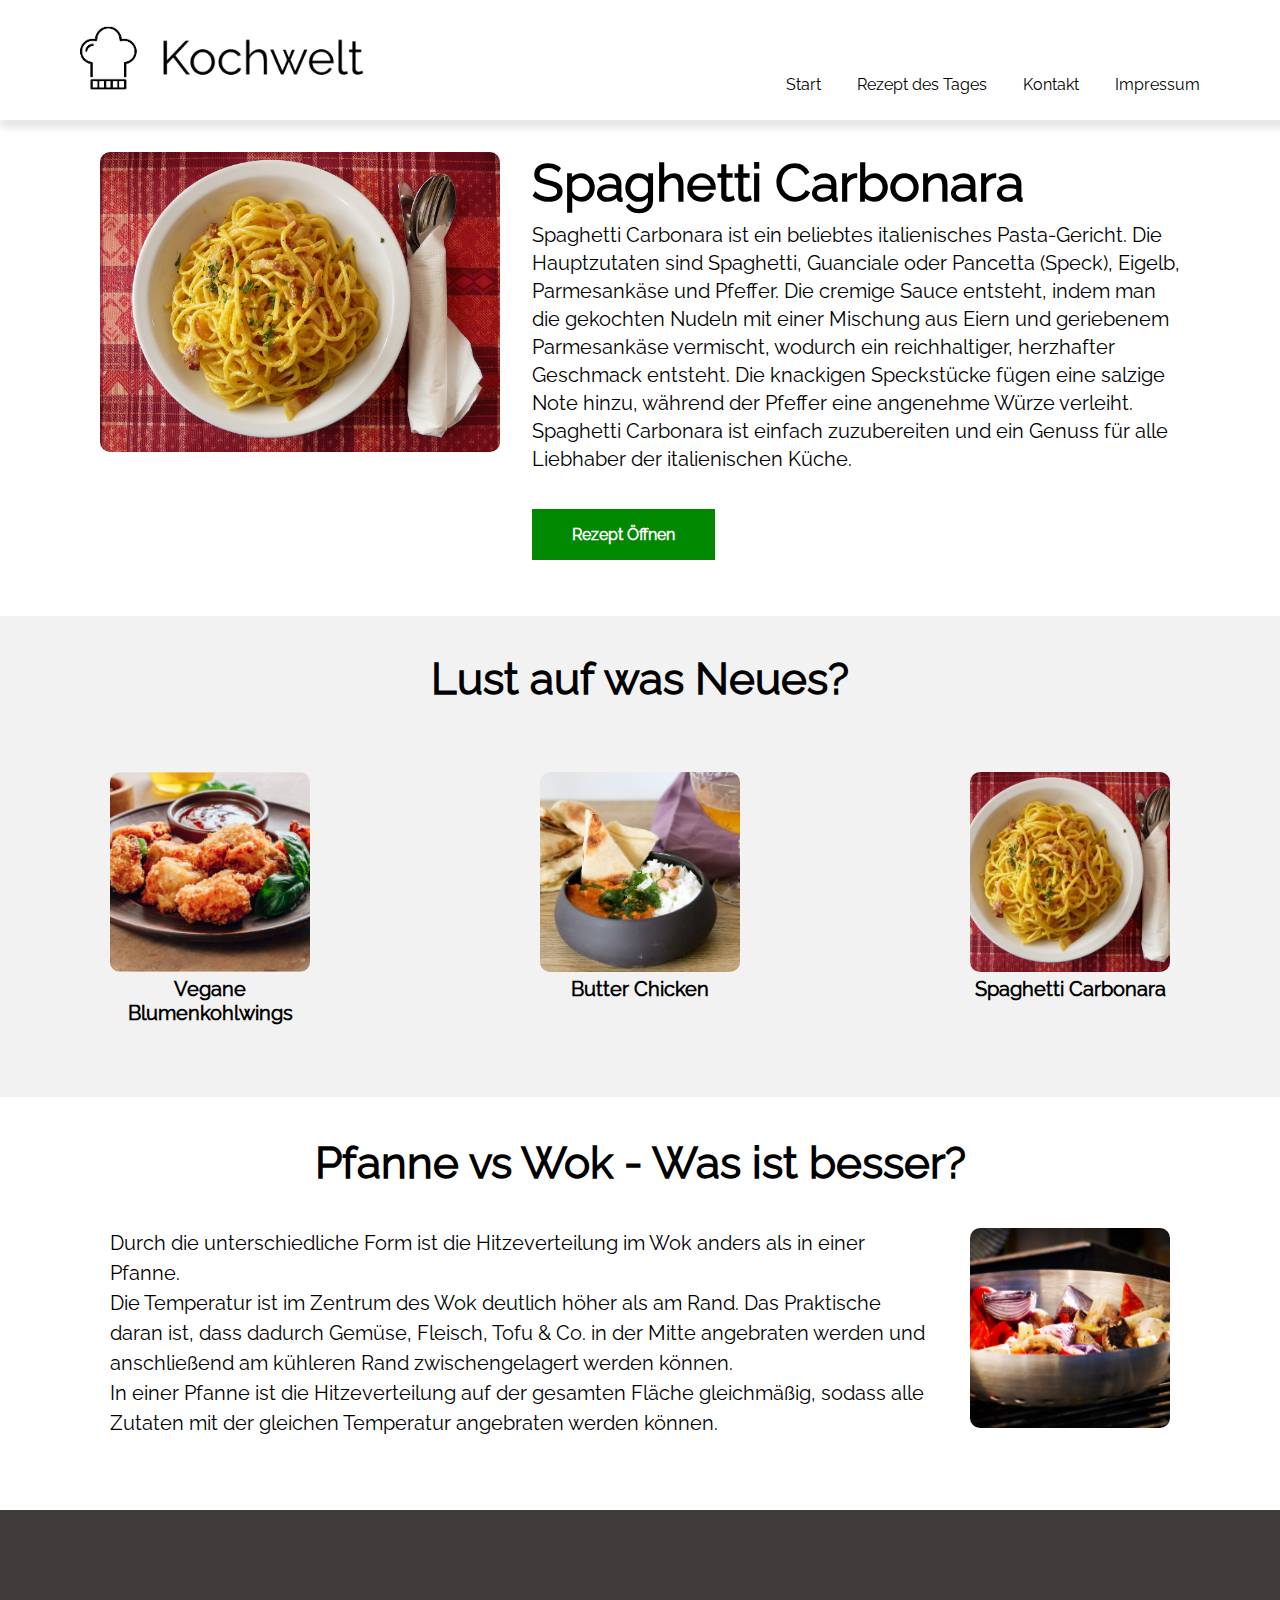
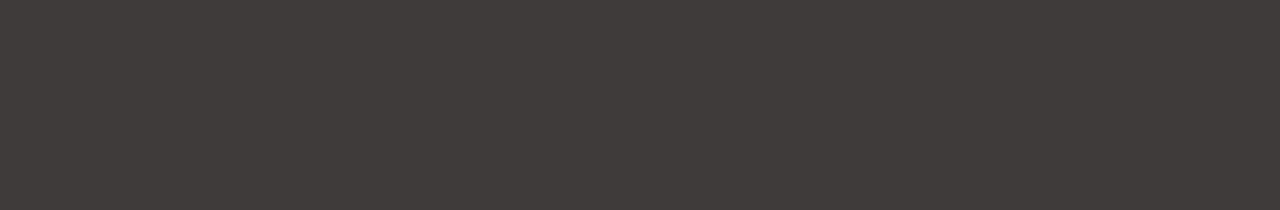
<file: Kochwelt/kochwelt_projekt/index.html>
<!DOCTYPE html>
<html lang="en">
  <head>
    <meta charset="UTF-8" />
    <meta name="viewport" content="width=device-width, initial-scale=1.0" />
    <link rel="stylesheet" href="rezept-vincenzo.html" />
    <link rel="stylesheet" href="body.css" />
    <link rel="stylesheet" href="header.css" />
    <link rel="stylesheet" href="kontakt.css" />
    <link rel="stylesheet" href="footer.html" />
    <link rel="stylesheet" href="footer.css" />
    <script src="body.js"></script>
    <script src="header.js"></script>
    <script src="script.js"></script>
    <title>Kochwelt</title>
  </head>

  <body onload="includeHTML()">
    <div w3-include-html="./header.html"></div>

    <!---------------------- Croissant Section ----------------------->
    <section class="croissant-section">
      <img src="./img/spaghetti.jpg" alt="spaghetti" />

      <div class="croissant-info">
        <h1>Spaghetti Carbonara</h1>

        <p>
          Spaghetti Carbonara ist ein beliebtes italienisches Pasta-Gericht. Die
          Hauptzutaten sind Spaghetti, Guanciale oder Pancetta (Speck), Eigelb,
          Parmesankäse und Pfeffer. Die cremige Sauce entsteht, indem man die
          gekochten Nudeln mit einer Mischung aus Eiern und geriebenem
          Parmesankäse vermischt, wodurch ein reichhaltiger, herzhafter
          Geschmack entsteht. Die knackigen Speckstücke fügen eine salzige Note
          hinzu, während der Pfeffer eine angenehme Würze verleiht. Spaghetti
          Carbonara ist einfach zuzubereiten und ein Genuss für alle Liebhaber
          der italienischen Küche.
        </p>

        <a href="spaghetti.html" class="green-button">Rezept Öffnen</a>
      </div>
    </section>
    <!----------------------End of Croissant Section ----------------------->
    <!---------------------- Lust auf was neues Section ----------------------->
    <section class="newRecipes">
      <h2>Lust auf was Neues?</h2>

      <div class="quickLinks-section">
        <a href="rezept-seckin.html" class="quickLinks">
          <img src="./img/vegan-wings.png" alt="vegan-wings" />
          <p>Vegane <br>Blumenkohlwings</p>
        </a>

        <a href="rezeptKevin.html" class="quickLinks">
          <img src="./img/butter_chicken.jpg" alt="salad" />
          <p>Butter Chicken</p>
        </a>

        <a href="rezept-vincenzo.html" class="quickLinks">
          <img src="./img/spaghetti.jpg" alt="spaghetti" />
          <p>Spaghetti Carbonara</p>
        </a>
      </div>
    </section>
    <!----------------------End of Lust auf was neues Section ----------------------->

    <!---------------------- What is Better Section----------------------------->
    <section class="what-Is-Better">
      <h2>Pfanne vs Wok - Was ist besser?</h2>

      <div class="what-is-better-info">
        <p>
          Durch die unterschiedliche Form ist die Hitzeverteilung im Wok anders
          als in einer Pfanne.<br />
          Die Temperatur ist im Zentrum des Wok deutlich höher als am Rand. Das
          Praktische daran ist, dass dadurch Gemüse, Fleisch, Tofu & Co. in der
          Mitte angebraten werden und anschließend am kühleren Rand
          zwischengelagert werden können. <br />
          In einer Pfanne ist die Hitzeverteilung auf der gesamten Fläche
          gleichmäßig, sodass alle Zutaten mit der gleichen Temperatur
          angebraten werden können.
        </p>

        <img src="./img/wok.jpg" alt="wok" />
      </div>
    </section>
    <!----------------------End of What is Better Section----------------------------->

    <div w3-include-html="./footer.html"></div>
  </body>
</html>
</file>
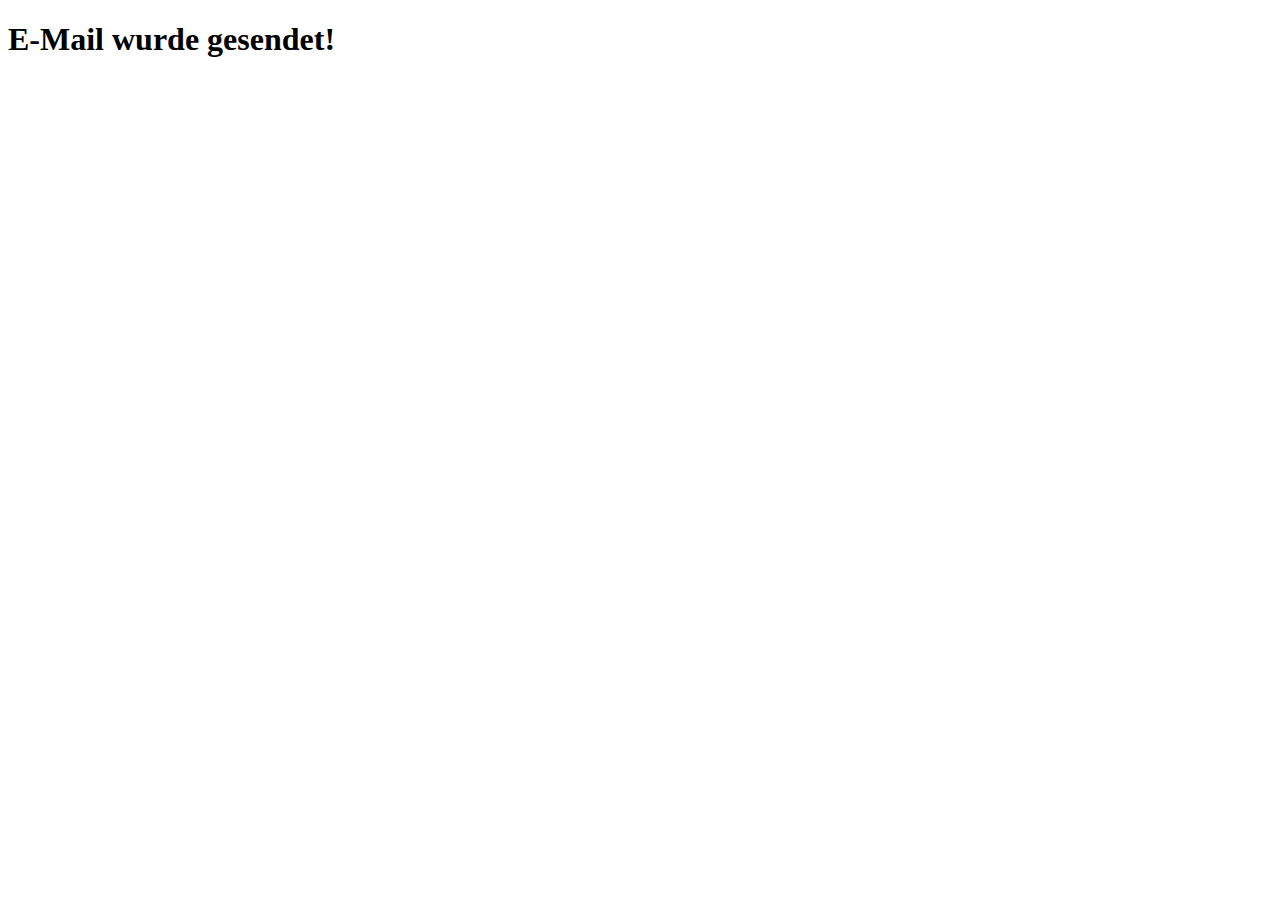
<file: send_mail/success.html>
<!DOCTYPE html>
<html lang="en">
<head>
    <meta charset="UTF-8">
    <meta name="viewport" content="width=device-width, initial-scale=1.0">
    <title>Document</title>
</head>
<body>

    <h1>E-Mail wurde gesendet!</h1>
    
</body>
</html>
</file>
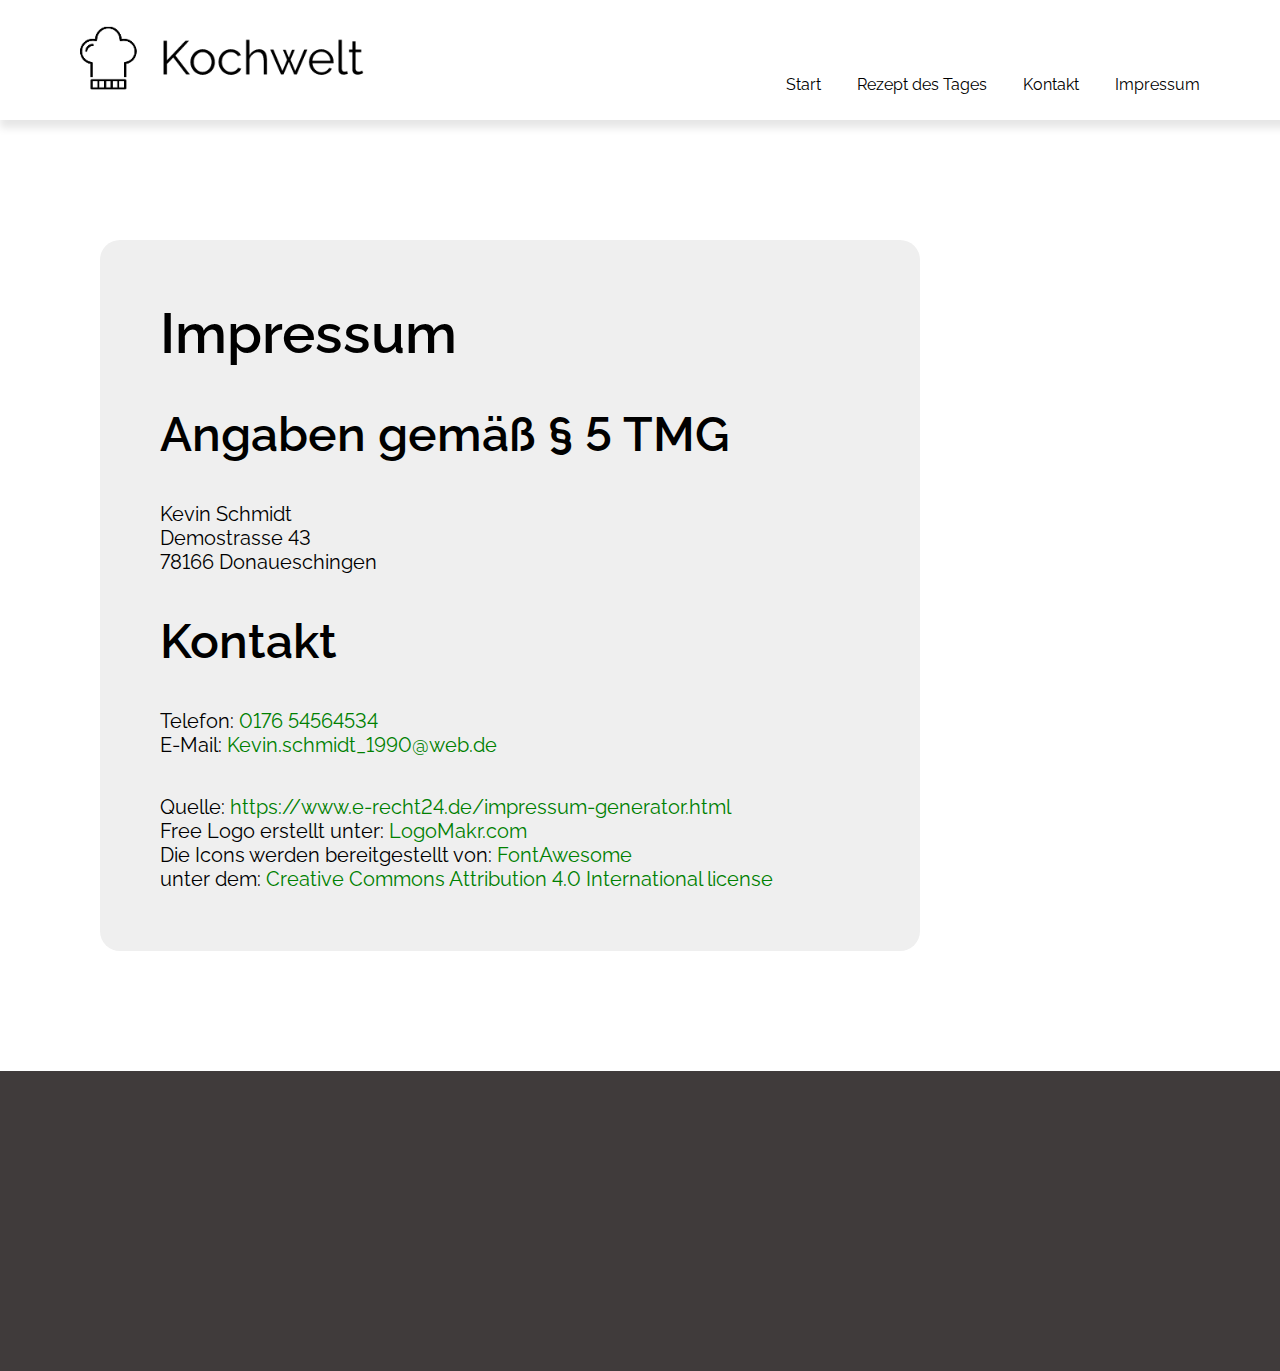
<file: Kochwelt/kochwelt_projekt/impressum.html>
<!DOCTYPE html>
<html lang="en">
  <head>
    <meta charset="UTF-8" />
    <meta name="viewport" content="width=device-width, initial-scale=1.0" />
    <title>Impressum</title>
    <link rel="stylesheet" href="impressum.css" />
    <link rel="stylesheet" href="header.html" />
    <link rel="stylesheet" href="header.css" />
    <link rel="stylesheet" href="footer.html" />
    <link rel="stylesheet" href="footer.css" />
    <script src="script.js"></script>
  </head>

  <body onload="includeHTML()">
    <div w3-include-html="./header.html"></div>

    <div class="main-container">
      <h1>Impressum</h1>

      <h2>Angaben gem&auml;&szlig; &sect; 5 TMG</h2>
      <span>
        Kevin Schmidt<br />
        Demostrasse 43<br />
        78166 Donaueschingen
      </span>

      <h2>Kontakt</h2>
      <span>
        Telefon: <a href="tel:0176 54564534">0176 54564534</a><br />
        E-Mail:
        <a href="mailto:Kevin.schmidt_1990@web.de"
          >Kevin.schmidt_1990@web.de</a
        > </span
      ><br /><br />

      <span>
        Quelle:
        <a href="https://www.e-recht24.de/impressum-generator.html"
          >https://www.e-recht24.de/impressum-generator.html</a
        >
      </span>
      <span>
        Free Logo erstellt unter:
        <a href="https://logomakr.com" target="_blank">LogoMakr.com</a><br />

        Die Icons werden bereitgestellt von:
        <a href="https://fontawesome.com/" rel="nofollow" target="_blank"
          >FontAwesome</a
        ><br />
        unter dem:
        <a href="https://fontawesome.com/license" target="_blank" rel="nofollow"
          >Creative Commons Attribution 4.0 International license</a
        >
      </span>
    </div>

    <footer>
      <div w3-include-html="./footer.html"></div>
    </footer>
  </body>
</html>
</file>
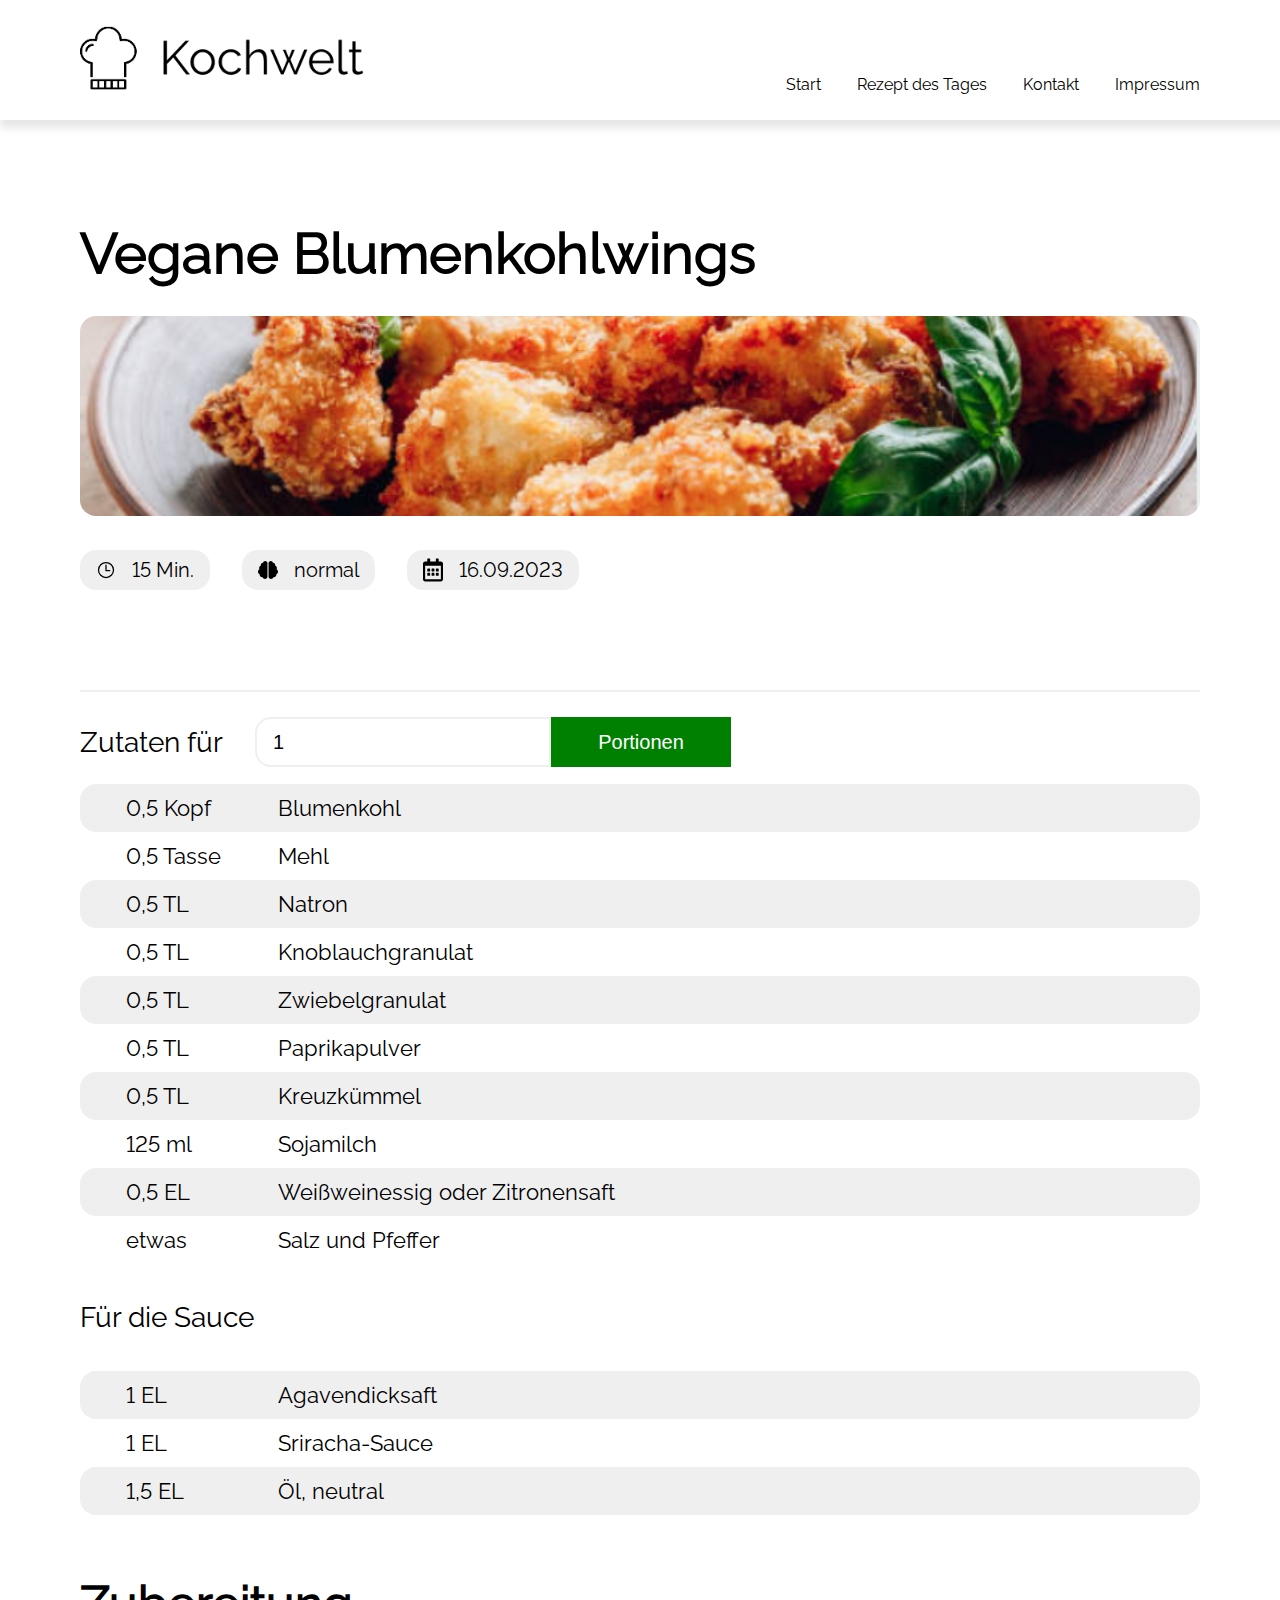
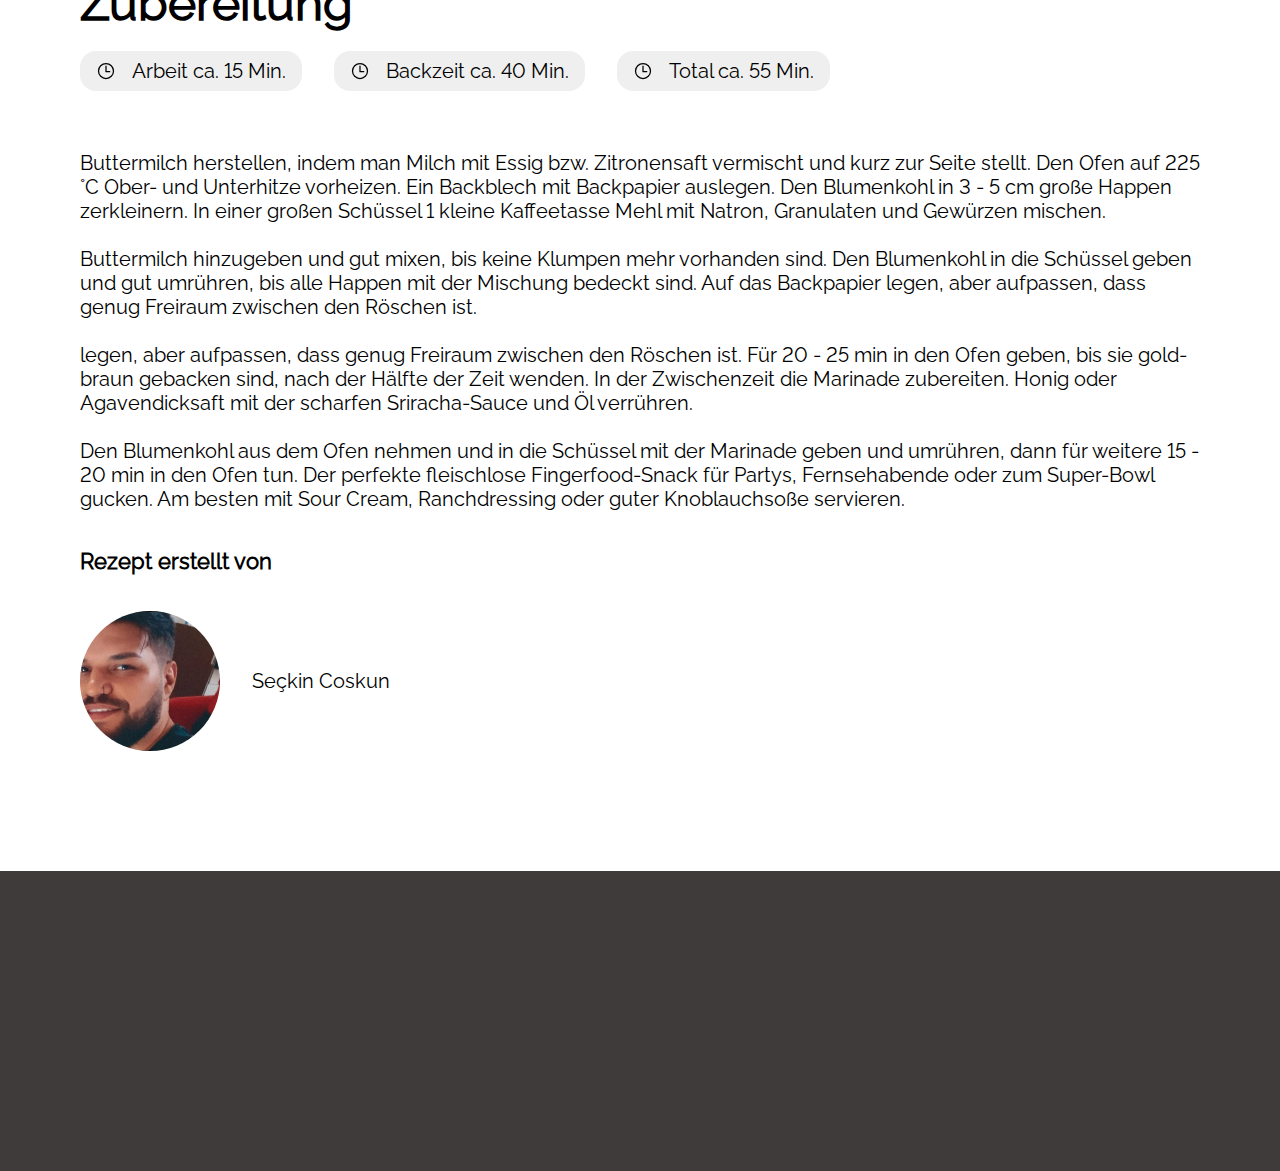
<file: Kochwelt/kochwelt_projekt/rezept-seckin.html>
<!DOCTYPE html>
<html lang="en">
  <head>
    <meta charset="UTF-8" />
    <meta name="viewport" content="width=device-width, initial-scale=1.0" />
    <title>Rezept Seçkin</title>

    <link rel="stylesheet" href="rezept-seckin.css" />
    <link rel="stylesheet" href="header.html" />
    <link rel="stylesheet" href="header.css" />
    <link rel="stylesheet" href="footer.html" />
    <link rel="stylesheet" href="footer.css" />
    <script src="rezept-seckin.js"></script>
    <script src="script.js"></script>
    <script src="header.js"></script>
  </head>

  <body onload="includeHTML()">
    <div w3-include-html="./header.html"></div>

    <div class="body-recipe-seckin">
      <section class="hero-container">
        <h1>Vegane Blumenkohlwings</h1>

        <img src="./img/vegan-wings.png" alt="" />
      </section>

      <section class="small-recipe-info">
        <div class="grey-bg">
          <img
            src="./img/clock.svg"
            class="recipe-icon"
            alt="Uhr Icon"
          /><span>15 Min.</span>
        </div>
        <div class="grey-bg">
          <img
            src="./img/brain.svg"
            class="recipe-icon"
            alt="Schwierigkeits Icon"
          /><span>normal</span>
        </div>
        <div class="grey-bg -margin-right">
          <img
            src="./img/calendar.svg"
            class="recipe-icon"
            alt="Kalender Icon"
          /><span>16.09.2023</span>
        </div>
      </section>

      <section class="recipe-calc">
        <h4>Zutaten für</h4>
        <div class="input-button">
          <input
            class="input"
            id="input"
            type="number"
            min="1"
            max="50"
            value="1"
          />
          <button class="green-button" onclick="calculateIngredients()">
            Portionen
          </button>
        </div>
      </section>

      <section class="recipe-table">
        <table>
          <tr class="grey-row">
            <td id="calculate1">0,5 Kopf</td>
            <td>Blumenkohl</td>
          </tr>
          <tr>
            <td id="calculate2">0,5 Tasse</td>
            <td>Mehl</td>
          </tr>
          <tr class="grey-row">
            <td id="calculate3">0,5 TL</td>
            <td>Natron</td>
          </tr>
          <tr>
            <td id="calculate4">0,5 TL</td>
            <td>Knoblauchgranulat</td>
          </tr>
          <tr class="grey-row">
            <td id="calculate5">0,5 TL</td>
            <td>Zwiebelgranulat</td>
          </tr>
          <tr>
            <td id="calculate6">0,5 TL</td>
            <td>Paprikapulver</td>
          </tr>
          <tr class="grey-row">
            <td id="calculate7">0,5 TL</td>
            <td>Kreuzkümmel</td>
          </tr>
          <tr>
            <td id="calculate8">125 ml</td>
            <td>Sojamilch</td>
          </tr>
          <tr class="grey-row">
            <td id="calculate9">0,5 EL</td>
            <td>Weißweinessig oder Zitronensaft</td>
          </tr>
          <tr>
            <td>etwas</td>
            <td>Salz und Pfeffer</td>
          </tr>
        </table>

        <h4>Für die Sauce</h4>

        <table>
          <tr class="grey-row">
            <td id="calculate10">1 EL</td>
            <td>Agavendicksaft</td>
          </tr>
          <tr>
            <td id="calculate11">1 EL</td>
            <td>Sriracha-Sauce</td>
          </tr>
          <tr class="grey-row">
            <td id="calculate12">1,5 EL</td>
            <td>Öl, neutral</td>
          </tr>
        </table>
      </section>

      <section class="prepare-section">
        <h2>Zubereitung</h2>
        <div class="small-recipe-info2">
          <div class="grey-bg">
            <img
              src="./img/clock.svg"
              class="recipe-icon"
              alt="Uhr Icon"
            /><span>Arbeit ca. 15 Min.</span>
          </div>
          <div class="grey-bg">
            <img
              src="./img/clock.svg"
              class="recipe-icon"
              alt="Uhr Icon"
            /><span>Backzeit ca. 40 Min.</span>
          </div>
          <div class="grey-bg -margin-right">
            <img
              src="./img/clock.svg"
              class="recipe-icon"
              alt="Uhr Icon"
            /><span>Total ca. 55 Min.</span>
          </div>
        </div>

        <span
          >Buttermilch herstellen, indem man Milch mit Essig bzw. Zitronensaft
          vermischt und kurz zur Seite stellt. Den Ofen auf 225 °C Ober- und
          Unterhitze vorheizen. Ein Backblech mit Backpapier auslegen. Den
          Blumenkohl in 3 - 5 cm große Happen zerkleinern. In einer großen
          Schüssel 1 kleine Kaffeetasse Mehl mit Natron, Granulaten und Gewürzen
          mischen.<br /><br />
          Buttermilch hinzugeben und gut mixen, bis keine Klumpen mehr vorhanden
          sind. Den Blumenkohl in die Schüssel geben und gut umrühren, bis alle
          Happen mit der Mischung bedeckt sind. Auf das Backpapier legen, aber
          aufpassen, dass genug Freiraum zwischen den Röschen ist.<br /><br />
          legen, aber aufpassen, dass genug Freiraum zwischen den Röschen ist.
          Für 20 - 25 min in den Ofen geben, bis sie gold-braun gebacken sind,
          nach der Hälfte der Zeit wenden. In der Zwischenzeit die Marinade
          zubereiten. Honig oder Agavendicksaft mit der scharfen Sriracha-Sauce
          und Öl verrühren.<br /><br />
          Den Blumenkohl aus dem Ofen nehmen und in die Schüssel mit der
          Marinade geben und umrühren, dann für weitere 15 - 20 min in den Ofen
          tun. Der perfekte fleischlose Fingerfood-Snack für Partys,
          Fernsehabende oder zum Super-Bowl gucken. Am besten mit Sour Cream,
          Ranchdressing oder guter Knoblauchsoße servieren.</span
        >
      </section>

      <section class="recipe-author">
        <h5>Rezept erstellt von</h5>
        <div class="personal">
          <img src="./img/seck.jpg" alt="Bild von " />
          <span>Seçkin Coskun</span>
        </div>
      </section>
    </div>
    <footer>
      <div w3-include-html="./footer.html"></div>
    </footer>
  </body>
</html>
</file>
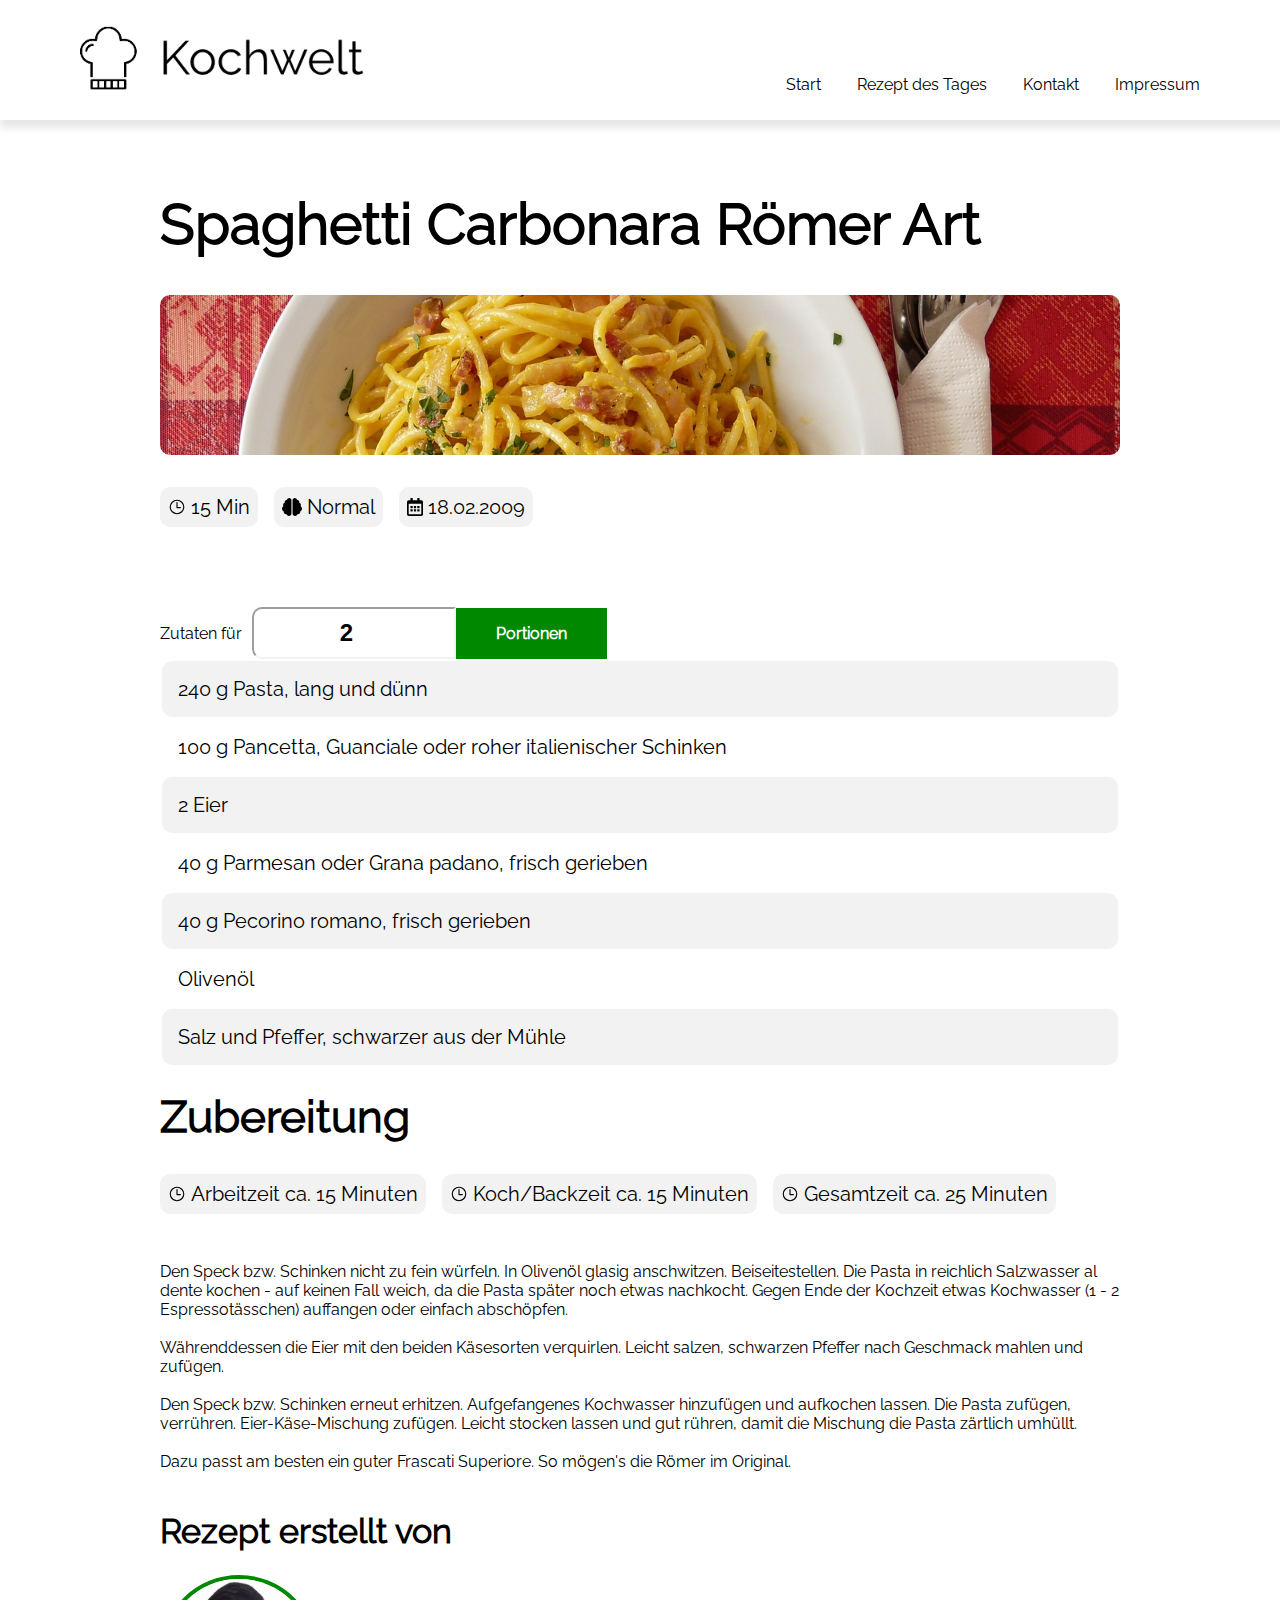
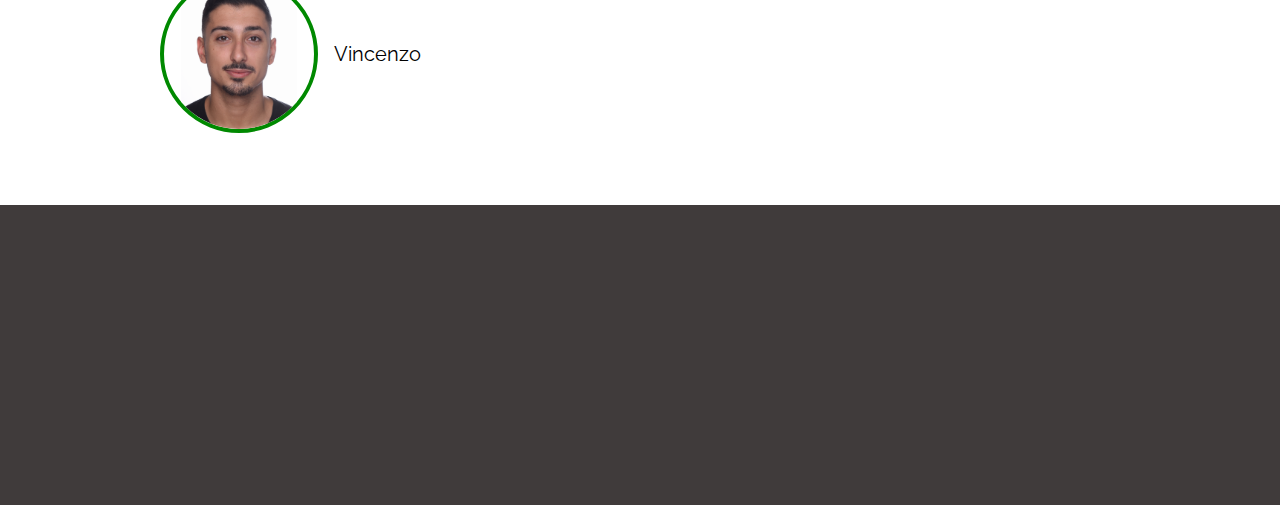
<file: Kochwelt/kochwelt_projekt/rezept-vincenzo.html>
<!DOCTYPE html>
<html lang="en">

<head>
    <meta charset="UTF-8">
    <meta name="viewport" content="width=device-width, initial-scale=1.0">
    <link rel="stylesheet" href="body.css">
    <link rel="stylesheet" href="header.html">
    <link rel="stylesheet" href="header.css">
    <link rel="stylesheet" href="footer.html">
    <link rel="stylesheet" href="footer.css">
    <script src="script.js"></script>
    <script src="header.js"></script>
    <title>Spaghetti Carbonara Rezept</title>
</head>

<body onload="includeHTML()">

    <div w3-include-html="./header.html"></div>

    
    <section class="recipePresentation">

        <h1>Spaghetti Carbonara Römer Art</h1>

        <img src="./img/spaghetti.jpg" alt="spaghetti" class="spaghettiImage">

        <div class="preparation-infos-container">
            <div class="preparation-info">
                <img class="info-image" src="./img/clock.svg" alt="">
                <p>15 Min</p>
            </div>
            <div class="preparation-info">
                <img class="info-image" src="./img/brain.svg" alt="">
                <p>Normal</p>
            </div>
            <div class="preparation-info">
                <img class="info-image" src="./img/calendar.svg" alt="">
                <p>18.02.2009</p>
            </div>
        </div>

    </section>

    <section class="ingredients-section">
        <div class="input-container">
            <p class="input-paragraph">Zutaten für</p>
            <input type="number" min="1" placeholder="2" id="myInput"><a id="#myInput" class="green-button"
                onclick="calcIngredients()">Portionen</a>
        </div>

        <table>
            <tbody>
                <tr>
                    <td id="1"> 240 g Pasta, lang und dünn</td>
                </tr>
                <tr>
                    <td id="2">100 g Pancetta, Guanciale oder roher italienischer Schinken</td>
                </tr>
                <tr>
                    <td id="3">2 Eier</td>
                </tr>
                <tr>
                    <td id="4"> 40 g Parmesan oder Grana padano, frisch gerieben</td>
                </tr>
                <tr>
                    <td id="5">40 g Pecorino romano, frisch gerieben</td>
                </tr>
                <tr>
                    <td>Olivenöl</td>
                </tr>
                <tr>
                    <td>Salz und Pfeffer, schwarzer aus der Mühle</td>
                </tr>
            </tbody>
        </table>
    </section>

    <section class="proceedings">

        <h2>Zubereitung</h2>
        <div class="preparation-infos-container">
            <div class="preparation-info">
                <img src="./img/clock.svg" alt="clock" class="info-image">
                <p>Arbeitzeit ca. 15 Minuten</p>

            </div>
            <div class="preparation-info">
                <img src="./img/clock.svg" alt="clock" class="info-image">
                <p>Koch/Backzeit ca. 15 Minuten</p>
            </div>
            <div class="preparation-info">
                <img src="./img/clock.svg" alt="clock" class="info-image">
                <p>Gesamtzeit ca. 25 Minuten</p>
            </div>

        </div>

        <p class="proceedingsParagraph">
            Den Speck bzw. Schinken nicht zu fein würfeln. In Olivenöl glasig anschwitzen. Beiseitestellen. Die Pasta in
            reichlich Salzwasser al dente kochen - auf keinen Fall weich, da die Pasta später noch etwas nachkocht.
            Gegen Ende der Kochzeit etwas Kochwasser (1 - 2 Espressotässchen) auffangen oder einfach abschöpfen.<br>
            <br>

            Währenddessen die Eier mit den beiden Käsesorten verquirlen. Leicht salzen, schwarzen Pfeffer nach Geschmack
            mahlen und zufügen.<br>
            <br>

            Den Speck bzw. Schinken erneut erhitzen. Aufgefangenes Kochwasser hinzufügen und aufkochen lassen. Die Pasta
            zufügen, verrühren. Eier-Käse-Mischung zufügen. Leicht stocken lassen und gut rühren, damit die Mischung die
            Pasta zärtlich umhüllt.<br>
            <br>

            Dazu passt am besten ein guter Frascati Superiore. So mögen's die Römer im Original.
        </p>

        <h3>Rezept erstellt von</h3>

        <div class="personal-pic">
            <img src="./img/vincenzo.jpg" alt="vincenzo">
            <p>Vincenzo</p>
        </div>


    </section>

    <footer>
        <div w3-include-html="./footer.html"></div>
    </footer>


    <script>

        function calcIngredients() {

            let number = +document.getElementById('myInput').value;
            document.getElementById('1').innerHTML = `${120 * number} g Pasta, lang und dünn`
            document.getElementById('2').innerHTML = `${50 * number} g Pancetta, Guanciale oder roher italienischer Schinken`
            document.getElementById('3').innerHTML = `${1 * number} Ei/Eier `
            document.getElementById('4').innerHTML = `${20 * number} g Parmesan oder Grana padano, frisch gerieben`
            document.getElementById('5').innerHTML = `${20 * number} g Pecorino romano, frisch gerieben`
        };

    </script>
</body>

</html>
</file>
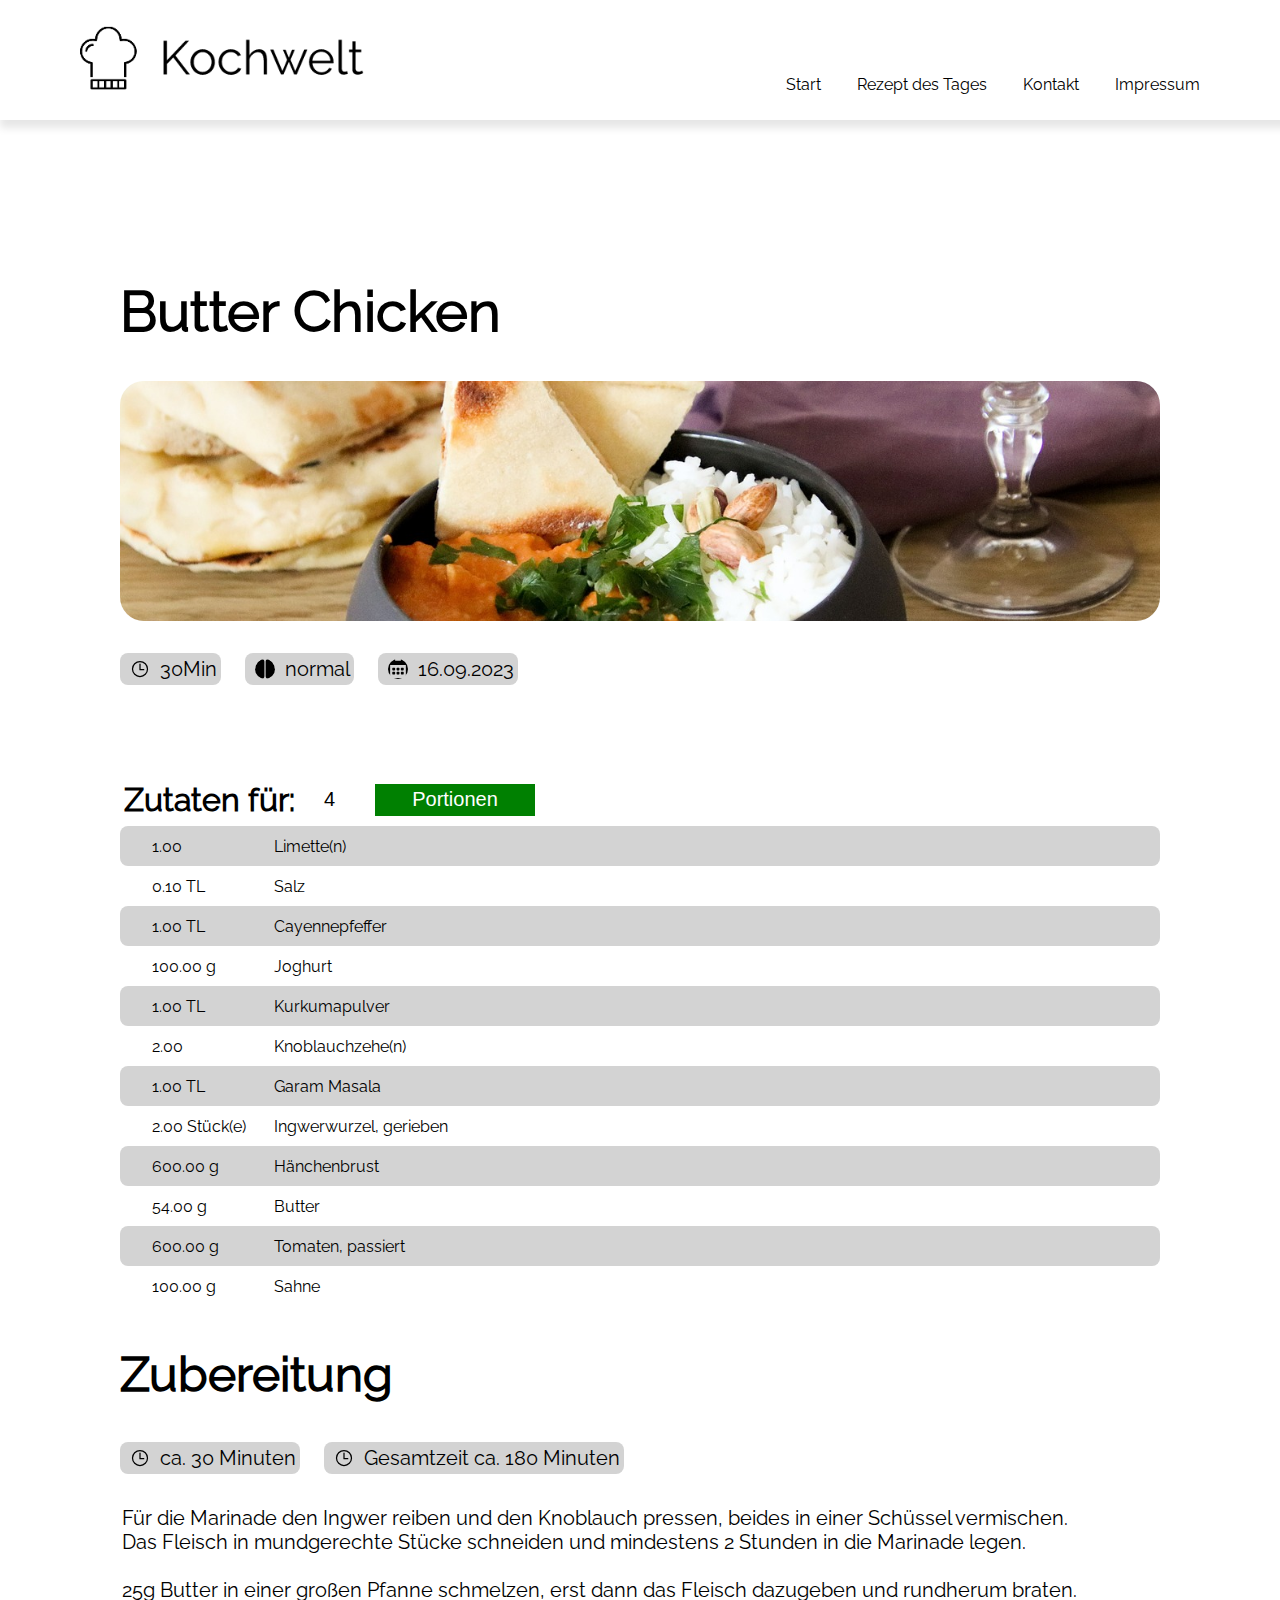
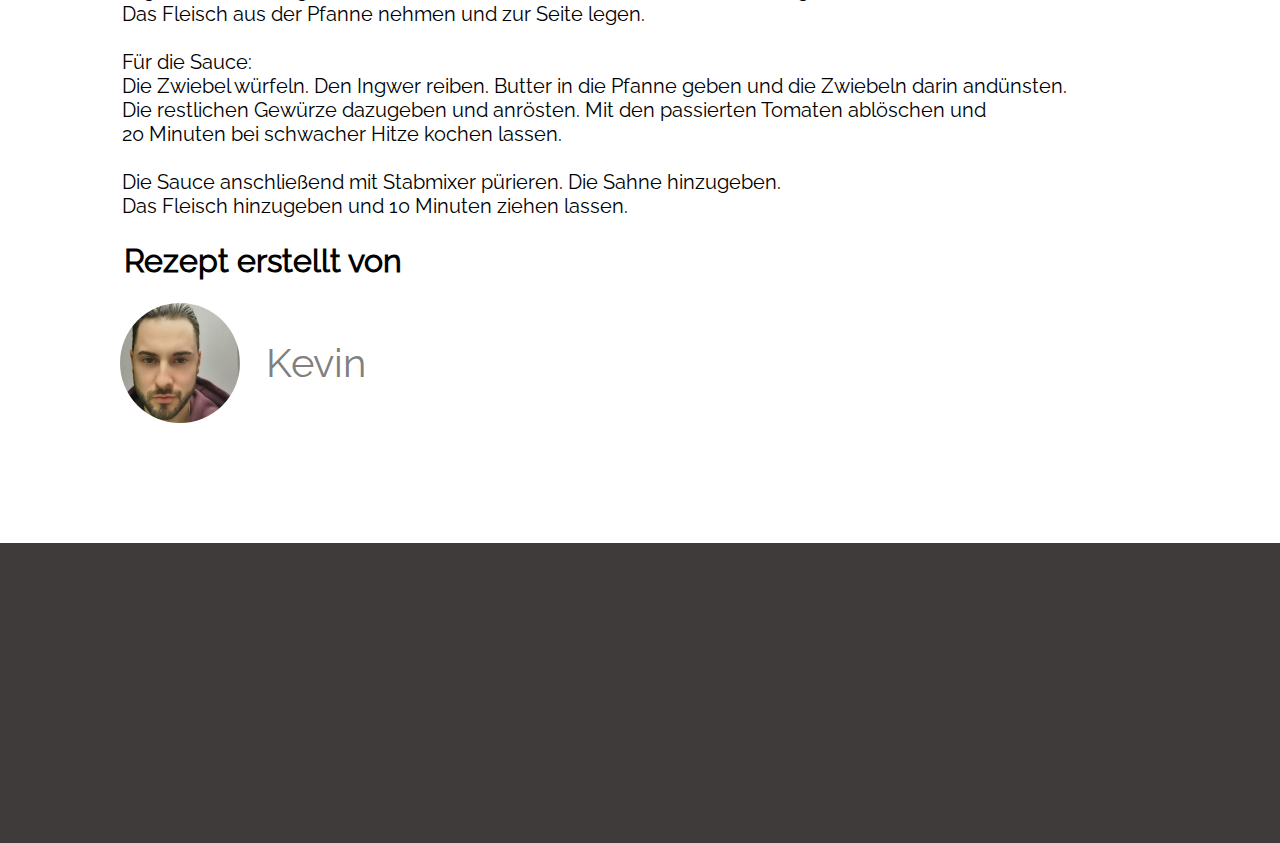
<file: Kochwelt/kochwelt_projekt/rezeptKevin.html>
<!DOCTYPE html>
<html lang="en">
  <head>
    <meta charset="UTF-8" />
    <meta name="viewport" content="width=device-width, initial-scale=1.0" />
    <title>Kochwelt/Rezept</title>
    <link rel="stylesheet" href="rezeptKevin.css" />
    <link rel="stylesheet" href="header.html" />
    <link rel="stylesheet" href="header.css" />
    <link rel="stylesheet" href="footer.html" />
    <link rel="stylesheet" href="footer.css" />
    <script src="rezeptKevin.js"></script>
    <script src="header.js"></script>
    <script src="script.js"></script>

  </head>

  <body onload="render(), includeHTML()">
    <div w3-include-html="./header.html"></div>

    <div class="contentContainer">
      <h1 id="headline"></h1>

      <img src="./img/butter_chicken.jpg" alt="Butter Chicken" id="mainImage" />

      <div class="containerForTimeInformations">
        <div class="containerSmallImg">
          <img src="./img/clock.svg" alt="Clock" />
          <p id="time">15Min.</p>
        </div>
        <div class="containerSmallImg">
          <img src="./img/brain.svg" alt="brain" />
          <p id="difficulty">simpel</p>
        </div>
        <div class="containerSmallImg">
          <img src="./img/calendar.svg" alt="calender" />
          <p id="date">28.09.2020</p>
        </div>
      </div>

      <!-- Container for Calculator -->
      <div class="quantityCalculator">
        <h3>Zutaten für:</h3>
        <input type="number" value="4" min="1" max="10" id="inputPortions" />
        <button id="buttonPortions" onclick="render()"><p>Portionen</p></button>
      </div>

      <!-- Container for Incredients -->
      <!-- <div id="ingredientsContainer"> -->
      <table id="ingredientsContainer"></table>

      <!-- </div> -->

      <!-- Preparation -->
      <div>
        <h2>Zubereitung</h2>
        <div class="containerForTimeInformations">
          <div class="containerSmallImg">
            <img src="./img/clock.svg" alt="clock" />
            <p id="preparationTime">ca 15 Minuten</p>
          </div>
          <div class="containerSmallImg">
            <img src="./img/clock.svg" alt="clock" />
            <p id="totalTime">Gesamtzeit ca 15 Minuten</p>
          </div>
        </div>

        <!-- Preparation Text -->
        <div id="preparationText"></div>
      </div>

      <!-- Profile Container -->
      <div>
        <h3>Rezept erstellt von</h3>
        <div class="profile">
          <img src="./img/kevin.jpg" alt="Profil picture" id="profilePicture" />
          <p id="autor"></p>
        </div>
      </div>
    </div>

    <footer>
      <div w3-include-html="./footer.html"></div>
    </footer>
  </body>
</html>
</file>
<file: Kochwelt/kochwelt_projekt/body.css>
html{
    scroll-behavior: smooth;
}

body {
    margin: 0;
    font-family: "Raleway", sans-serif;
}

@font-face {
    font-family: "Raleway";
    src: url('fonts/raleway_bold.ttf');
    src: url('fonts/ralway_regular.ttf');
}


/* Croissant Section */
.croissant-section {
    display: flex;
    gap: 32px;
    padding: 32px 100px;
    margin-bottom:40px;

}

.croissant-info h1 {
    font-size: 52px;
    margin-block-start: 0;
    margin-block-end: 0;

}

.croissant-info p {
    font-size: 20px;
    line-height: 1.4;
    margin: 8px 0 52px 0;
    
}

.green-button {
    background: #008900;
    color: #fff;
    padding: 16px 40px;
    font-size: 16px;
    font-weight: bold;
    text-decoration: none;
}

.green-button:hover {
    background: #01d201;
}

.croissant-section img {
    height: 300px;
    object-fit: cover;
    border-radius: 10px;

}
/*End of Croissant Section */

/* Mediaquery for Smartphone - Croissant Section */

@media (max-width: 768px) {

    .croissant-section {
        display: flex;
        flex-direction: column;
        padding: 16px 20px;
    }

    .croissant-section img {
        object-fit: cover;
        aspect-ratio: 2/1;
        flex: 1;
        border-radius: 10px;
    }

    .croissant-info {
        display: flex;
        flex-direction: column;
        align-items: center;
    }

    .croissant-info h1 {
        font-size: 24px;
        text-align: center;
    }

    .croissant-info p {
        font-size: 16px;
        margin-bottom: 48px;
    }

}

/* end of  mediaquery for Smartphone - Croissant Section */

/* Mediaquery for Tablet - Croissant Section */

@media (min-width:769px) and (max-width:1210px) {

    .croissant-section img {
        aspect-ratio: 1/1;
    }

    .croissant-section {
        padding: 16px 40px;
    }

    .croissant-info p{
        line-height: 1.3;
        font-size: 20px;
        margin-bottom: 34px;
    }

}

/* End of Mediaquery for Tablet - Croissant Section */

/* Lust auf was Neues Section */
.newRecipes {
    display: flex;
    flex-direction: column;
    background: #f2f2f2;
}

.newRecipes h2 {
    font-size: 44px;
    text-align: center;
}

.quickLinks-section {
    display: flex;
    justify-content: space-between;
    gap: 32px;
    padding: 32px 110px 72px 110px;
}

.quickLinks {
    display: flex;
    flex-direction: column;
    gap: 5px;
}

.quickLinks {
    text-decoration: none;
    color: #000
}

.quickLinks img {
    height: 200px;
    aspect-ratio: 1/1;
    object-fit: cover;
    border-radius: 10px;
}

.quickLinks p {
    text-align: center;
    font-size: 20px;
    font-weight: bold;
    margin-block-start: 0;
    margin-block-end: 0;
}

/* End of Lust auf was Neues Section */

/* Mediaquery of the Lust auf was Neues Section for Smartphone */

@media (max-width: 768px) {
    .quickLinks-section {
        display: flex;
        flex-direction: column;
        align-items: center;
        padding: 16px 20px 36px 20px;
    }

    .quickLinks {
        width: 100%;
        aspect-ratio: 1/1;
    }

    .quickLinks img {
        width: 100%;
        flex: 1;
        object-fit: cover;
    }
}

/* end of mediaquery of the Lust auf was Neues Section for Smartphone */

/* Mediaquery for Tablet - Lust auf was Neues Section */

@media (min-width: 768px) and (max-width:1210px) {
    .quickLinks-section {
        padding: 16px 40px 36px 40px;
    }
}

/* End of Mediaquery for Tablet - Lust auf was Neues Section */

/* What is Better Section */

.what-Is-Better {
    display: flex;
    flex-direction: column;

}

.what-Is-Better h2 {
    font-size:44px;
    text-align: center;
    padding: 40px 0;
    margin-block-start: 0;
    margin-block-end: 0;
}

.what-is-better-info {
    display: flex;
    justify-content: space-between;
    gap: 32px;
    padding: 0px 110px 72px 110px;
}

.what-is-better-info p {
    font-size: 20px;
    line-height:1.5;
    margin-block-start: 0;
    margin-block-end: 0;
}

.what-is-better-info img {
    height: 200px;
    object-fit: cover;
    aspect-ratio: 1/1;
    border-radius: 10px;

}

/*End of What is Better Section */

/* Mediaquery for Smartphone for the What is Better Section */
@media (max-width: 768px) {

    .what-Is-Better img {
        width: 100%;
        flex: 1
    }

    .what-Is-Better h2{
        font-size: 29px;
        padding: 40px 20px;
    }

    .what-is-better-info {
        display: flex;
        flex-direction: column-reverse;
        align-items: center;
        padding: 0px 20px 36px 20px;
    }

    .what-is-better-info p{
        font-size: 16px;
    }

}


/* end of the Mediaquery for the What is Better Section */

/* Mediaquery for Tablet for the What is Better Section */

@media (min-width: 768px) and (max-width:1210px) {

    .what-Is-Better h2{
        padding: 40px 40px;
    }
    .what-is-better-info {
        padding: 0px 40px 36px 40px;
    }

}

/* End of Mediaquery for Tablet for the What is Better Section */

/* Spaghetti Carbonara Recipe Section */

.recipePresentation {
    display: flex;
    flex-direction: column;
    margin: 32px 160px;
}

.recipePresentation h1 {
    font-size: 57px;
}

.spaghettiImage {
    object-position: 0 30%;
    object-fit: cover;
    aspect-ratio: 3/0.5;
    border-radius: 10px;
}

.preparation-infos-container {
    margin: 32px 0 48px 0;
    display: flex;
    flex-wrap:wrap;
    gap: 16px;
}

.preparation-info {
    display: flex;
    align-items: center;
    gap: 5px;
    background: #f2f2f2;
    border-radius: 10px;
    padding: 8px;
}


.info-image {
    height: 18px;
    object-fit: cover;
}

.preparation-info p {
    font-size: 20px;
    margin-block-start: 0;
    margin-block-end: 0;
}

/*End of Spaghetti Carbonara Recipe Section */

/* Mediaquery for Smarphone Spaghetti Carbonara Recipe Presentation */

@media (max-width: 768px) {
    .recipePresentation {
        margin: 32px 20px 0 20px;
    }

    .recipePresentation h1 {
        text-align: center;
        font-size: 35px;
    }

    .spaghettiImage {
        aspect-ratio: 3/1;
        object-position: 0 12%;
    }

    
    .preparation-infos-container {
        margin: 24px 0;
       
        
    }
    
    .preparation-info {
        padding: 4px;
    }
    
    .info-image {
        height: 16px;
    }
    .preparation-info p {
        font-size: 13px;
    }
}
/* End of Mediaquery for Smarphone Spaghetti Carbonara Recipe Presentation */

/* Mediaquery for Tablet Spaghetti Carbonara Recipe Presentation */
@media (min-width: 769px) and (max-width:1200px) {
    .recipePresentation {
        margin: 32px 40px;
    }
    .recipePresentation h1 {
        text-align: center;
    }
}

/* End of Mediaquery for Tablet Spaghetti Carbonara Recipe Presentation */


/*  Ingredients Section */

.ingredients-section {
    padding: 0 160px;
}

.servings-container {
    display: flex;
    align-items: center;
    padding-bottom: 10px;

}

.input-container{
    display: flex;
    align-items:center;
}

.input-container input {
    text-align:center;
    font-size: 24px;
    padding: 10px 0;
    outline: none;
    border-radius:10px 0 0 10px;
    border-color: #f2f2f2;
    width: 200px;
    margin-left: 10px;
    font-weight: bold;
}

.input-container input::placeholder{
    color:#000;
}



.servings-container p {
    font-size: 20px;
    padding-bottom:2px;
    margin-block-start: 0;
    margin-block-end: 0;

}


table {
    width: 100%;
}


tr:nth-child(odd) {
    background-color: #f2f2f2;

}


td {
    font-size: 20px;
    padding: 16px;
    border-radius: 10px;
}
/* End of Ingredients Section */

/* Mediaquery for Smartphone Spaghetti Carbonara Ingredients Section */

@media (max-width: 768px) {
    .ingredients-section {
        padding: 0 20px;
    }

    .servings-container{
        display: flex;
        flex-wrap: wrap;
        gap: 8px;
    }

    .servings-container p {
        font-size: 13px;
    }

    .servings-container input {
        width: 40px;
        font-size: 24px;
        padding: 10px;
        margin-left: 2px;
    }

    /* .green-button {
        padding: 6px 20px;
        font-size: 8px;
    } */

    td {
        font-size: 13px;
        padding: 8px;
       
    }

}
/*End of Mediaquery for Smartphone Spaghetti Carbonara Ingredients Section */

/* Mediaquery for Tablet Spaghetti Carbonara Ingredient Section */

@media (min-width: 768px) and (max-width:1200px) {
    .ingredients-section {
        padding: 0 40px;
    }
}

/* End of Mediaquery for Tablet Spaghetti Carbonara Ingredient Section */

/* Proceedings Section */

.proceedings {
    margin: 24px 160px 72px 160px;
    
}

.preparation-infos-container2{
    margin: 24px 0 48px 0;
    display: flex;
    flex-wrap:wrap;
    gap: 16px;
}

.proceedings h2 {
    font-size: 44px;
    margin-bottom: 8px;
    margin-block-start: 0;
    margin-block-end: 0;
}

.proceedingsParagraph {
    margin-top: 30px;
}

.personal-pic {
    display: flex;
    align-items: center;
    gap: 16px;
}

.personal-pic img {
    height: 150px;
    width: 150px;
    object-fit: contain;
    border-radius: 100px;
    border: 4px solid #008900;

}

.personal-pic p {
    font-size: 20px;
}

.proceedings h3 {
    font-size: 34px;
    padding:24px 0;
    margin-block-start:0;
    margin-block-end:0;
}

/* End of Proceedings Section */

 /* Mediaquery for Smartphone Spaghetti Carbonara Proceedings Section */ 

@media (max-width: 768px) {
    .proceedings {
        margin: 24px 20px 36px 20px;
    }
    .proceedings h2 {
        font-size: 29px;
    }
    .proceedings h3 {
        font-size: 24px;
    }
    .personal-pic img {
        height: 50px;
        width: 50px;
    }
    .personal-pic p {
        font-size: 13px;
    }
}
/*  End Mediaquery for Smartphone Spaghetti Carbonara Proceedings Section */ 


/* Mediaquery for Tablet Spaghetti Carbonara Proceedings Section */ 
@media (min-width: 768px) and (max-width:1200px) {
    .proceedings {
        margin: 24px 40px 36px 40px;
    }
}
/* End of Mediaquery for Smartphone Spaghetti Carbonara Proceedings Section */ 






/* End of Spaghetti Carbonara Recipe */

.br {
    border: 1px solid red;
}
</file>
<file: Kochwelt/kochwelt_projekt/header.css>
@font-face {
    font-family: "Raleway";
    src: url('fonts/raleway_bold.ttf');
    src: url('fonts/ralway_regular.ttf');
}


header{
    height: 120px;
    display: flex;
    justify-content: space-between;
    align-items: center;
    box-shadow: 4px 4px 8px 4px rgba(0, 0, 0, 0.1);
    font-family: "Raleway", sans-serif;
}

#headerImg {
    height: 96px;
    margin-left: 80px;
}

.headerButtonContainer{
    margin: 48px 64px 0px 0px;
}

.headerMenuButtonMobile{
    visibility: collapse;
    position: absolute;
    right: 0;
    height: 32px;
    margin-right: 24px;
}

.headerMenuButtonMobile:hover{
    border-style: solid;
    border-color: #008001;
    border-width: 2px;
    border-radius: 4px;
}

.headerMobileSideMenu{
    visibility: collapse;
    overflow: hidden;
    position: absolute;
    right: 0;
    display: flex;
    align-content: center;
    flex-direction: column;
    background-color: white;
}

.headerLinkClass{
    text-decoration: none;
    color: black;
    padding: 8px;
    margin: 16px 8px;
}

.headerLinkClass:hover{
    border-bottom-style: solid;
    border-color: #008001;
    border-width: 4px;
    color: #008001;
    cursor: pointer;
}

#sideMenuButtonStart{
    visibility: collapse;
}

#sideMenuButtonRezept{
    visibility: collapse;
}

#sideMenuButtonKontakt{
    visibility: collapse;
}

#sideMenuButtonImpressum{
    visibility: collapse;
}

/* Tablet version */
@media(max-width: 1040px){
    header{
        height: 96px;
    }

    #headerImg{
        height: 72px;
        margin-left: 32px;
    }

    .headerButtonContainer{
        margin: 48px 32px 0px 0px;
    }

    .headerLinkClass{
        padding: 4px;
        margin: 0px 4px;
    }

    #sideMenuButtonStart{
        visibility: collapse;
    }

    #sideMenuButtonRezept{
        visibility: collapse;
    }

    #sideMenuButtonKontakt{
        visibility: collapse;
    }

    #sideMenuButtonImpressum{
        visibility: collapse;
    }
}

/* Mobile Version */
/* 480 */
@media(max-width: 720px){

    header{
        height: 80px;
        font-size: 16px;
    }
    #headerImg{
        height: 56px;
        margin-left: 20px;
        
    }

    .headerMenuButtonMobile{
        visibility: visible;
    }

    .headerButtonContainer{
        visibility: collapse;
    }

    .headerLinkClass{
        text-decoration: none;
        color: black;
        padding: 8px;
        margin: 16px 0px;
    }

    .headerLinkClass:hover{
        color: black;
        border-style: solid;
        border-width: 1px;
        border-top-left-radius: 16px;
        border-bottom-left-radius: 16px;
        border-color: #008001;
    }

    #sideMenuButtonStart{
        visibility: visible;
        transform: translateY(-150%);
        transition: transform 300ms ease-in-out;
    }

    #sideMenuButtonRezept{
        visibility: visible;
        transform: translateY(-350%);
        transition: transform 500ms ease-in-out;
    }

    #sideMenuButtonKontakt{
        visibility: visible;
        transform: translateY(-550%);
        transition: transform 700ms ease-in-out;
    }

    #sideMenuButtonImpressum{
        visibility: visible;
        transform: translateY(-750%);
        transition: transform 900ms ease-in-out;
    }
}
</file>
<file: Kochwelt/kochwelt_projekt/kontakt.css>
@font-face {
    font-family: "Raleway";
    src: url('fonts/raleway_bold.ttf');
    src: url('fonts/ralway_regular.ttf');
}

body {
    margin: 0;
    font-family: "Raleway", sans-serif;
}

p {
    margin: 0;
}

/* Kontaktformular */

.main-container  {
    display: flex;
    background-image: url("./img/googlemaps1.png");
    background-size: cover; 
    justify-content: space-evenly;
}

.left-container {
    margin: 0;
    display: flex;
    flex-direction: column;
    align-items: start;
    text-align: left;
    background-color: white;
    margin: 65px 0px 65px 0px;
    border-radius: 26px;
    padding: 40px 50px 40px 50px;
    box-shadow: 3px 3px #E8E8E8;
}

.margin-bottom {
    margin-bottom: 28px;
}

.left-container h1 {
    font-size: 42px;
    color: #008001;
}

.left-container h1 {
    margin: 0px 0px 8px 0px;
}

.left-container h3 {
    margin: 0px 0px 80px;
    font-weight: 600;
    font-size: 18px;
}

.left-container img {
    width: 32px;
    height: auto;
    margin-right: 50px;
}

.contact-info {
    display: flex;
}

.tel,
.email,
.location {
    display: flex;
    white-space: nowrap;
    align-items: center;
    justify-content: start;
    font-size: 18px;
    font-weight: 600;
    padding: 8px;
    margin: 16px 8px;

}

.tel {
    font-feature-settings: "lnum";
}

.contact-info a {
    text-decoration: none;
    color: black;
}

.contact-info a:hover {
    text-decoration: none !important;
    border-bottom-style: none;
    border-color: none;
    border-width: none;
    color: #008001;
    font-weight: 700;
}

.right-container {
    color: white;
    height: 800px;
    margin: 0;
    display: flex;
    flex-direction: column;
    justify-content: center;
    align-items: center;
}

.form {
    display: flex;
    flex-direction: column;
    justify-content: center;
    align-items: center;
}

.form input,
.form textarea {
    background-color: rgb(0,128,1,0.1);
    width: 100%;
    border: 2px solid rgb(0,128,1);
    border-radius: 8px;
    height: 60px;
    margin-bottom: 40px;
    padding-left: 20px;
    padding-right: 20px;
    font-size: 18px;
    color: rgb(0,128,1);
}

.form textarea {
    padding-top: 20px;
    font-family: "Raleway", sans-serif;
    
}

.messagebox {
    height: 300px !important;
    text-align: start;
}

.form button {
    background-color: #008001;
    width: 100%;
    border: 3px solid white;
    border-radius: 8px;
    height: 80px;
    color: white;
    border-radius: 50px;
    font-size: 20px;
    font-weight: bold;
}

.form input::placeholder,
.form textarea::placeholder {
    color: rgb(0,128,1);
    font-size: 18px;
}

input,
textarea {
    outline: none;
}

@media(max-width: 1075px) {
    .main-container {
        flex-direction: column;
    }

    .left-container {
        margin-left: 40px;
        margin-right: 40px;
    }
}

@media(max-width: 600px) {
    .contact-info {
        flex-direction: column;
        text-align: center;
    }

    .contact-info a {
        flex-direction: column;
    }

    .left-container {
        flex-direction: column;
        justify-content: center;
        align-items: center;
    }

    .contact-info img {
        margin: 0px 0px 16px 0px;
    }
}

@media(max-width: 440px) {
    .contact-info {
        text-wrap: wrap;
    }

    .left-container {
        margin: 40px 20px 40px 20px;
    }
}
</file>
<file: Kochwelt/kochwelt_projekt/footer.css>
@font-face {
    font-family: "Raleway";
    src: url('fonts/raleway_bold.ttf');
    src: url('fonts/ralway_regular.ttf');
}


/* Footer */

.footer {
    background-color: #403B3B;
    height: 300px;
    margin: 0;
}
</file>
<file: Kochwelt/kochwelt_projekt/impressum.css>
@import url("https://fonts.googleapis.com/css2?family=Raleway:ital,wght@0,100;0,200;0,300;0,400;0,500;0,600;0,700;0,800;0,900;1,100;1,200;1,300;1,400;1,500;1,600;1,700;1,800;1,900&display=swap");


/* Main Settings */

body {
  margin: 0;
}

h1 {
  font-size: 56px;
  font-weight: 600;
  margin-top: 0;
  margin-bottom: 0;
}

h2 {
  font-size: 48px;
  font-weight: 600;
}

h3 {
  font-size: 32px;
}

h4 {
  font-size: 28px;
  font-weight: 300;
}

span {
  font-size: 20px;
}

.main-container {
  font-family: "Raleway", sans-serif;
  width: 700px;
  margin: 120px 100px;
  padding: 60px;
  border-radius: 20px;
  font-feature-settings: "lnum";
  background-color: #efefef;
  display: flex;
  flex-direction: column;
  justify-content: center;
}

.main-container a {
  color: #008001;
  text-decoration: none;
}

.main-container a:hover {
  font-weight: 600;
}

@media (max-width: 1025px) {
  h1 {
    font-size: 36px;
  }

  h2 {
    font-size: 24px;
  }

  h3 {
    font-size: 20px;
  }

  td {
    font-size: 20px;
  }

  span {
    font-size: 18px;
  }

  .main-container {
    margin: 80px 40px;
    width: 550px;
    padding: 20px;
  }
}

@media (max-width: 680px) {
  .main-container {
    width: 350px;
  }
}

@media (max-width: 600px) {
  h1 {
    font-size: 32px;
  }

  h2 {
    font-size: 24px;
  }

  h3 {
    font-size: 20px;
  }

  h4 {
    font-size: 24px;
  }

  td {
    font-size: 18px;
  }

  span {
    font-size: 16px;
  }
}

@media (max-width: 480px) {
  .main-container {
    margin: 80px 20px;
    width: 300px;
  }
}

@media (max-width: 380px) {
  .main-container {
    margin: 80px 5px;
  }
}
</file>
<file: Kochwelt/kochwelt_projekt/rezept-seckin.css>
@font-face {
  font-family: "Raleway";
  src: url('fonts/raleway_bold.ttf');
  src: url('fonts/ralway_regular.ttf');
}

/* Main Settings */

body {
  margin: 0;
}

.body-recipe-seckin {
  font-family: "Raleway", sans-serif;
  margin: 0px 80px 0px 80px;
  font-feature-settings: "lnum";
}

h1 {
  font-size: 56px;
  font-weight: 600;
  margin-top: 100px;
  margin-bottom: 30px;
}

h2 {
  font-size: 48px;
  font-weight: 600;
}

h3 {
  font-size: 32px;
}

h4 {
  font-size: 28px;
  font-weight: 300;
}

span {
  font-size: 20px;
}

/* AOT Section */

.hero-container img {
  width: 100%;
  height: 200px;
  object-fit: cover;
  border-radius: 16px;
  margin-bottom: 30px;
}

.grey-bg {
  display: flex;
  background-color: #efefef;
  margin-right: 32px;
  border-radius: 16px;
  padding: 8px 16px;
  font-feature-settings: "lnum";
}

.-margin-right {
  margin-right: 0px;
}

.small-recipe-info {
  display: flex;
  border-bottom: solid 2px #efefef;
  padding-bottom: 100px;
}

.small-recipe-info2 {
  display: flex;
  padding-bottom: 60px;
}

.small-recipe-info img {
  margin-right: 16px;
}

.small-recipe-info2 img {
  margin-right: 16px;
}

.recipe-icon {
  width: 20px;
  height: auto;
}

.recipe-calc {
  display: flex;
  align-items: center;
  flex-direction: row;
  margin-top: 20px;
  height: 60px;
}

.recipe-calc h4 {
  margin-right: 32px;
}

/* Input & Button Section */

.input-button {
  display: flex;
}

.green-button {
  background-color: #008001;
  height: 50px;
  width: 180px;
  color: white;
  outline: none;
  border-style: none;
  font-size: 20px;
}

.green-button:hover {
  background-color: #1aa51a;
  cursor: pointer;
}

.input {
  height: 30px;
  width: 260px;
  color: black;
  font-size: 20px;
  border: solid 2px #efefef;
  outline: none;
  border-bottom-left-radius: 16px;
  border-top-left-radius: 16px;
  padding: 8px 16px;
}

/* Table Section */

.recipe-table table {
  font-size: 22px;
  width: 100%;
  border-radius: 8px;
  border-collapse: collapse;
  margin-top: 12px;
}

.recipe-table td {
  height: 46px;
}

.recipe-table tr td:first-child {
  border-top-left-radius: 16px;
  border-bottom-left-radius: 16px;
  padding-left: 46px;
  width: 150px;
}

.recipe-table tr td:last-child {
  border-top-right-radius: 16px;
  border-bottom-right-radius: 16px;
}

.grey-row {
  background-color: #efefef;
}

/* Prepare Section */

.prepare-section h2 {
  margin-bottom: 20px;
  margin-top: 60px;
}

/* Author Section */

.recipe-author {
  margin-bottom: 120px;
}

.recipe-author h5 {
  font-size: 22px;
}

.personal {
  display: flex;
  align-items: center;
}

.recipe-author img {
  width: 140px;
  height: 140px;
  border-radius: 100px;
  margin-right: 32px;
}

@media (max-width: 1025px) {
  h1 {
    font-size: 36px;
  }

  h2 {
    font-size: 24px;
  }

  h3 {
    font-size: 20px;
  }

  td {
    font-size: 20px;
  }

  span {
    font-size: 18px;
  }

  .body-recipe-seckin {
    margin: 0px 40px;
  }
}

@media (max-width: 725px) {
  .small-recipe-info2 {
    flex-direction: column;
  }

  .grey-bg {
    margin-bottom: 16px;
    width: 220px;
  }

  .input {
    width: auto;
  }
}

@media (max-width: 600px) {
  h1 {
    font-size: 32px;
  }

  h2 {
    font-size: 24px;
  }

  h3 {
    font-size: 20px;
  }

  h4 {
    font-size: 24px;
  }

  td {
    font-size: 18px;
  }

  span {
    font-size: 16px;
  }

  .small-recipe-info {
    flex-direction: column;
  }
}

@media (max-width: 525px) {
  .recipe-calc {
    margin-bottom: 120px;
    flex-direction: column;
  }

  .recipe-calc h4 {
    margin-bottom: 20px;
    margin-right: 0;
  }
}

@media (max-width: 480px) {
  .body-recipe-seckin {
    margin: 0px 20px;
  }
}

@media (max-width: 400px) {
  .input-button {
    display: flex;
  }

  .recipe-table tr td:first-child {
    width: 60px;
  }
}
</file>
<file: Kochwelt/kochwelt_projekt/rezeptKevin.css>
@font-face {
    font-family: "Raleway";
    src: url('fonts/raleway_bold.ttf');
    src: url('fonts/ralway_regular.ttf');
}


body{
    font-family: 'Raleway', sans-serif;
    margin: 0;
}

h1{
    font-size: 56px;
}

h2{
    font-size: 48px;
}

h3{
    margin: 0px 4px;
    font-size: 32px;
}

p{
    font-size: 20px;
    margin: 2px;
}

.contentContainer{
    display: flex;
    align-items: flex-start;
    justify-content: center;
    flex-direction: column;
    padding: 120px;
}

.contentContainer img{
    height: 240px;
    width: 100%;
    border-radius: 24px;
    object-fit: cover;
}

.contentContainer input{
    border-style: none;
}

.containerForTimeInformations{
    width: 100%;
    display: flex;
    justify-content: flex-start;
    align-items: center;
    margin-top: 32px;
    margin-bottom: 32px;
}


.containerSmallImg{
    display: flex;
    align-items: center;
    background-color: lightgray;
    margin-right: 24px;
    padding: 2px;
    border-radius: 8px;
}

.containerSmallImg img{
    height: 20px;
    width: 20px;
    margin: 0px 8px;
    object-fit: cover;
}

.quantityCalculator{
    width: 100%;
    display: flex;
    align-items: center;
    margin: 64px 0px 8px 0px;

}

#inputPortions{
    font-size: 20px;
    width: 64px;
    text-align: center;
    margin: 0px 4px;
}

button{
    background-color: #008001;
    height: 32px;
    width: 160px;
    color: white;
    border-style: none;
}

#ingredientsContainer{
    width: 100%;
}

.grayLine{
    width: 100%;
    background-color: lightgray;
    height: 40px;    
    padding-left: 24px;
    border-radius: 20px;
}

.whiteLine{
    width: 100%;
    height: 40px;
    padding-left: 24px;  
    border-radius: 4px;
}

.tableRadiusLeft{
    border-radius: 8px 0px 0px 8px;
    padding-left: 32px;
    width: 120px;
}

.tableRadiusRight{
    border-radius: 0px 8px 8px 0px;
    
}

table{
    border-spacing: 0;
    text-align: left;
}

#preparationText{
    margin-bottom: 24px;
}

.profile{
    display: flex;
    align-items: center;
    margin-top: 24px;
}

.profile img{
    height: 120px;
    width: 120px;
    object-fit: cover;
    border-radius: 80px;
    margin: 0px 24px 0px 0px;
}

#autor{
    font-size: 40px;
    color: grey;
}

@media(max-width: 1024px){
    h1{
        font-size: 36px;
    }
    
    h2{
        font-size: 24px;
    }
    
    h3{
        font-size: 20px;
    }
    
    p{
        font-size: 18px;
    }

    .containerSmallImg img{
        height: 20px;
        width: 20px;
    }

}

@media(max-width: 650px){
    h1{
        font-size: 32px;
    }
    
    h2{
        font-size: 24px;
    }
    
    h3{
        font-size: 20px;
    }
    
    p{
        font-size: 16px;
    }
    
    .contentContainer img{
        height: 160px;
        width: 100%;
        border-radius: 24px;
        object-fit: cover;
    }

    .containerSmallImg img{
        height: 16px;
        width: 16px;
    }

    .profile img{
        height: 80px;
        width: 80px;
        margin: 0px 16px 0px 0px;
        border-radius: 80px;
    }

    #autor{
        font-size: 30px;
    }
}
</file>
